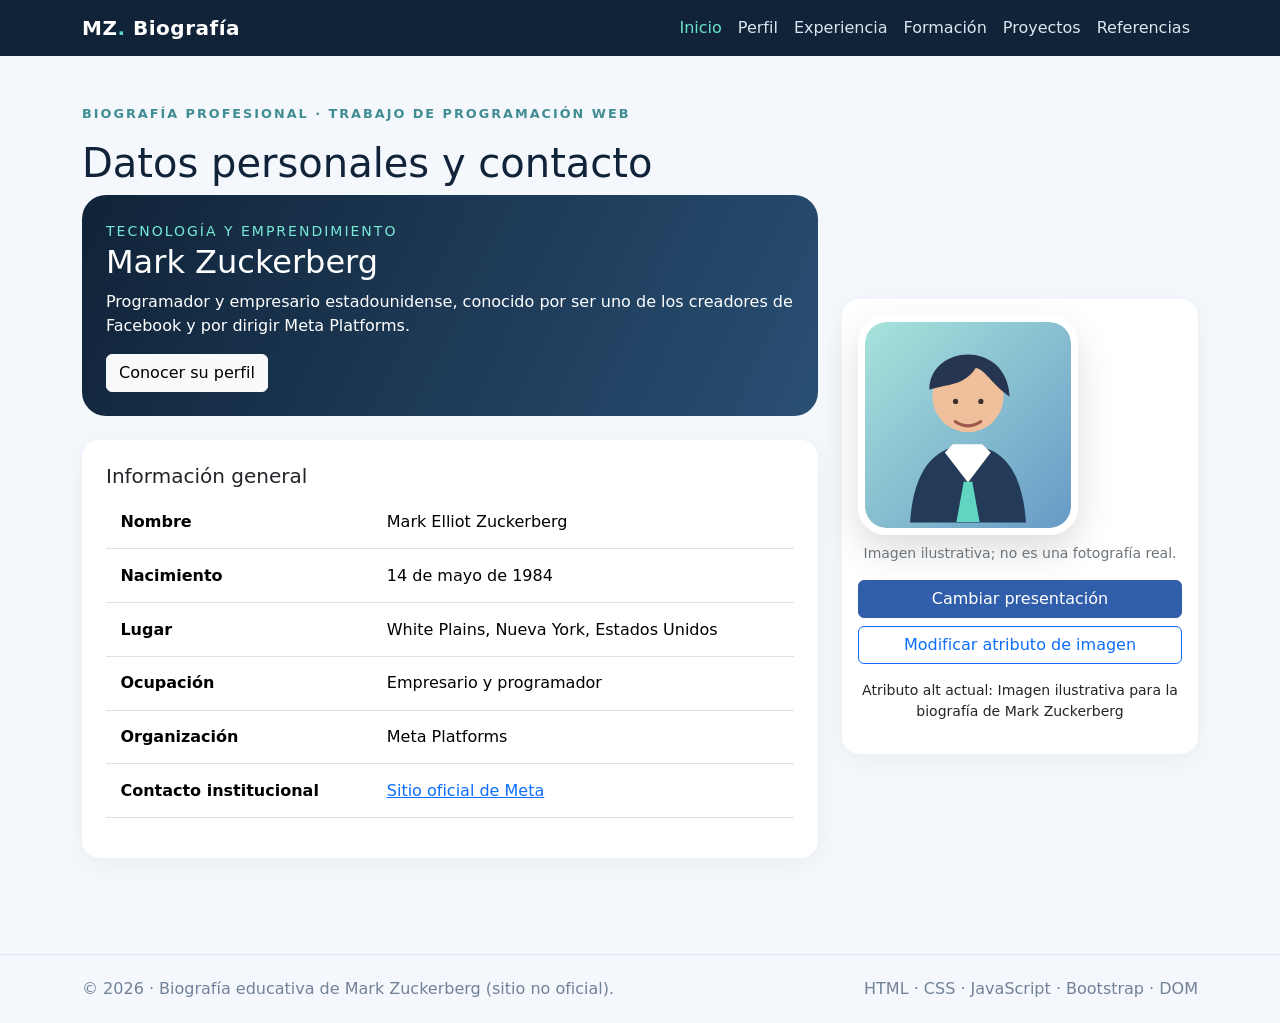
<file: index.html>
<!DOCTYPE html>
<html lang="es"><head><meta charset="utf-8"/><meta content="width=device-width,initial-scale=1" name="viewport"/><meta content="Biografía educativa de Mark Zuckerberg para estudiar JavaScript y el DOM" name="description"/><title>Index | Mark Zuckerberg</title><link href="https://cdn.jsdelivr.net/npm/bootstrap@5.3.3/dist/css/bootstrap.min.css" rel="stylesheet"/><link href="css/estilos.css" rel="stylesheet"/></head><body>
<nav class="navbar navbar-expand-lg navbar-dark"><div class="container"><a class="navbar-brand" href="index.html">MZ<span style="color:#57d8bb">.</span> Biografía</a><button aria-controls="mainNav" aria-expanded="false" aria-label="Abrir menú" class="navbar-toggler" data-bs-target="#mainNav" data-bs-toggle="collapse" type="button"><span class="navbar-toggler-icon"></span></button><div class="collapse navbar-collapse" id="mainNav"><ul class="navbar-nav ms-auto"><li class="nav-item"><a class="nav-link active" href="index.html">Inicio</a></li><li class="nav-item"><a class="nav-link" href="perfil.html">Perfil</a></li><li class="nav-item"><a class="nav-link" href="experiencia.html">Experiencia</a></li><li class="nav-item"><a class="nav-link" href="formacion.html">Formación</a></li><li class="nav-item"><a class="nav-link" href="proyectos.html">Proyectos</a></li><li class="nav-item"><a class="nav-link" href="referencias.html">Referencias</a></li></ul></div></div></nav>
<main class="container py-5"><p class="section-label">Biografía profesional · Trabajo de Programación Web</p><h1>Datos personales y contacto</h1><div class="row g-4 align-items-center"><div class="col-lg-8"><section class="hero p-4"><small>TECNOLOGÍA Y EMPRENDIMIENTO</small><h2 id="mensaje-bienvenida">Mark Zuckerberg</h2><p>Programador y empresario estadounidense, conocido por ser uno de los creadores de Facebook y por dirigir Meta Platforms.</p><a class="btn btn-light" href="perfil.html">Conocer su perfil</a></section><div class="card p-4 mt-4"><h3 class="h5">Información general</h3><table class="table"><tr><th>Nombre</th><td>Mark Elliot Zuckerberg</td></tr><tr><th>Nacimiento</th><td>14 de mayo de 1984</td></tr><tr><th>Lugar</th><td>White Plains, Nueva York, Estados Unidos</td></tr><tr><th>Ocupación</th><td>Empresario y programador</td></tr><tr><th>Organización</th><td>Meta Platforms</td></tr><tr><th>Contacto institucional</th><td><a href="https://about.meta.com/" rel="noopener" target="_blank">Sitio oficial de Meta</a></td></tr></table></div></div><div class="col-lg-4"><div class="card p-3 text-center"><img alt="Imagen ilustrativa para la biografía de Mark Zuckerberg" class="portrait" id="foto-perfil" src="assets/perfil.svg"/><p class="small text-secondary mt-2">Imagen ilustrativa; no es una fotografía real.</p><button class="btn btn-primary mb-2" id="btn-cambiar">Cambiar presentación</button><button class="btn btn-outline-primary" id="btn-foto">Modificar atributo de imagen</button><p class="small mt-3" id="atributo-resultado">Atributo alt actual: Imagen ilustrativa para la biografía de Mark Zuckerberg</p></div></div></div></main><footer class="site-footer"><div class="container d-flex flex-column flex-md-row justify-content-between gap-2"><span>© 2026 · Biografía educativa de Mark Zuckerberg (sitio no oficial).</span><span>HTML · CSS · JavaScript · Bootstrap · DOM</span></div></footer><script src="https://cdn.jsdelivr.net/npm/bootstrap@5.3.3/dist/js/bootstrap.bundle.min.js"></script><script src="js/script.js"></script></body></html>
</file>
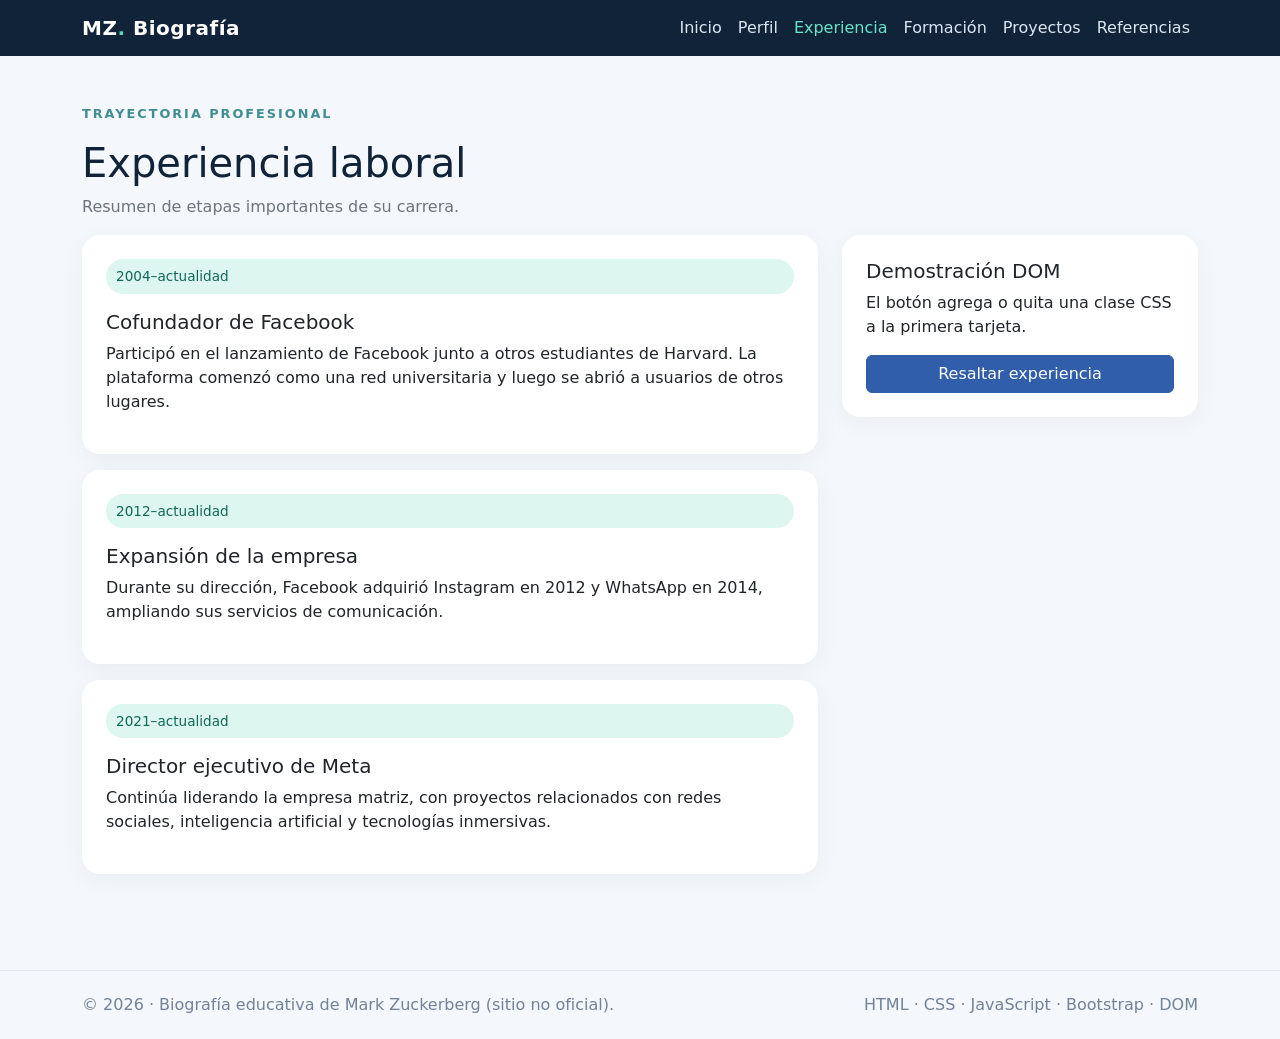
<file: experiencia.html>
<!DOCTYPE html>
<html lang="es"><head><meta charset="utf-8"/><meta content="width=device-width,initial-scale=1" name="viewport"/><meta content="Biografía educativa de Mark Zuckerberg para estudiar JavaScript y el DOM" name="description"/><title>Experiencia | Mark Zuckerberg</title><link href="https://cdn.jsdelivr.net/npm/bootstrap@5.3.3/dist/css/bootstrap.min.css" rel="stylesheet"/><link href="css/estilos.css" rel="stylesheet"/></head><body>
<nav class="navbar navbar-expand-lg navbar-dark"><div class="container"><a class="navbar-brand" href="index.html">MZ<span style="color:#57d8bb">.</span> Biografía</a><button aria-controls="mainNav" aria-expanded="false" aria-label="Abrir menú" class="navbar-toggler" data-bs-target="#mainNav" data-bs-toggle="collapse" type="button"><span class="navbar-toggler-icon"></span></button><div class="collapse navbar-collapse" id="mainNav"><ul class="navbar-nav ms-auto"><li class="nav-item"><a class="nav-link" href="index.html">Inicio</a></li><li class="nav-item"><a class="nav-link" href="perfil.html">Perfil</a></li><li class="nav-item"><a class="nav-link active" href="experiencia.html">Experiencia</a></li><li class="nav-item"><a class="nav-link" href="formacion.html">Formación</a></li><li class="nav-item"><a class="nav-link" href="proyectos.html">Proyectos</a></li><li class="nav-item"><a class="nav-link" href="referencias.html">Referencias</a></li></ul></div></div></nav>
<main class="container py-5"><p class="section-label">Trayectoria profesional</p><h1>Experiencia laboral</h1><p class="text-secondary">Resumen de etapas importantes de su carrera.</p><div class="row g-4"><div class="col-lg-8"><div class="card p-4" id="experiencia-principal"><span class="badge-soft">2004–actualidad</span><h2 class="h5 mt-3">Cofundador de Facebook</h2><p>Participó en el lanzamiento de Facebook junto a otros estudiantes de Harvard. La plataforma comenzó como una red universitaria y luego se abrió a usuarios de otros lugares.</p></div><div class="card p-4 mt-3"><span class="badge-soft">2012–actualidad</span><h2 class="h5 mt-3">Expansión de la empresa</h2><p>Durante su dirección, Facebook adquirió Instagram en 2012 y WhatsApp en 2014, ampliando sus servicios de comunicación.</p></div><div class="card p-4 mt-3"><span class="badge-soft">2021–actualidad</span><h2 class="h5 mt-3">Director ejecutivo de Meta</h2><p>Continúa liderando la empresa matriz, con proyectos relacionados con redes sociales, inteligencia artificial y tecnologías inmersivas.</p></div></div><div class="col-lg-4"><div class="card p-4"><h3 class="h5">Demostración DOM</h3><p>El botón agrega o quita una clase CSS a la primera tarjeta.</p><button class="btn btn-primary" id="btn-destacar">Resaltar experiencia</button></div></div></div></main><footer class="site-footer"><div class="container d-flex flex-column flex-md-row justify-content-between gap-2"><span>© 2026 · Biografía educativa de Mark Zuckerberg (sitio no oficial).</span><span>HTML · CSS · JavaScript · Bootstrap · DOM</span></div></footer><script src="https://cdn.jsdelivr.net/npm/bootstrap@5.3.3/dist/js/bootstrap.bundle.min.js"></script><script src="js/script.js"></script></body></html>
</file>
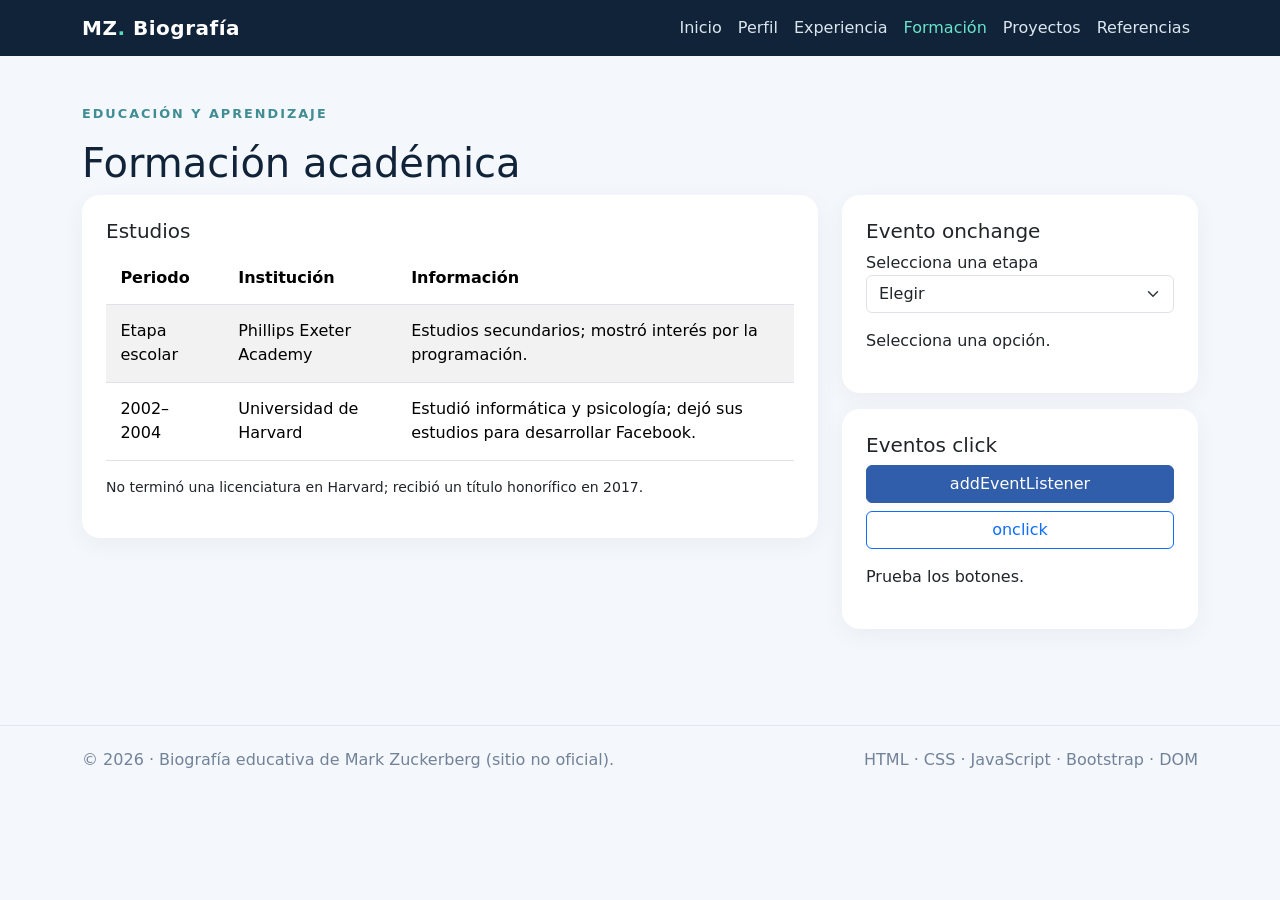
<file: formacion.html>
<!DOCTYPE html>
<html lang="es"><head><meta charset="utf-8"/><meta content="width=device-width,initial-scale=1" name="viewport"/><meta content="Biografía educativa de Mark Zuckerberg para estudiar JavaScript y el DOM" name="description"/><title>Formacion | Mark Zuckerberg</title><link href="https://cdn.jsdelivr.net/npm/bootstrap@5.3.3/dist/css/bootstrap.min.css" rel="stylesheet"/><link href="css/estilos.css" rel="stylesheet"/></head><body>
<nav class="navbar navbar-expand-lg navbar-dark"><div class="container"><a class="navbar-brand" href="index.html">MZ<span style="color:#57d8bb">.</span> Biografía</a><button aria-controls="mainNav" aria-expanded="false" aria-label="Abrir menú" class="navbar-toggler" data-bs-target="#mainNav" data-bs-toggle="collapse" type="button"><span class="navbar-toggler-icon"></span></button><div class="collapse navbar-collapse" id="mainNav"><ul class="navbar-nav ms-auto"><li class="nav-item"><a class="nav-link" href="index.html">Inicio</a></li><li class="nav-item"><a class="nav-link" href="perfil.html">Perfil</a></li><li class="nav-item"><a class="nav-link" href="experiencia.html">Experiencia</a></li><li class="nav-item"><a class="nav-link active" href="formacion.html">Formación</a></li><li class="nav-item"><a class="nav-link" href="proyectos.html">Proyectos</a></li><li class="nav-item"><a class="nav-link" href="referencias.html">Referencias</a></li></ul></div></div></nav>
<main class="container py-5"><p class="section-label">Educación y aprendizaje</p><h1>Formación académica</h1><div class="row g-4"><div class="col-lg-8"><div class="card p-4"><h2 class="h5">Estudios</h2><table class="table table-striped"><thead><tr><th>Periodo</th><th>Institución</th><th>Información</th></tr></thead><tbody><tr><td>Etapa escolar</td><td>Phillips Exeter Academy</td><td>Estudios secundarios; mostró interés por la programación.</td></tr><tr><td>2002–2004</td><td>Universidad de Harvard</td><td>Estudió informática y psicología; dejó sus estudios para desarrollar Facebook.</td></tr></tbody></table><p class="small">No terminó una licenciatura en Harvard; recibió un título honorífico en 2017.</p></div></div><div class="col-lg-4"><div class="card p-4"><h2 class="h5">Evento onchange</h2><label for="seleccion-formacion">Selecciona una etapa</label><select class="form-select" id="seleccion-formacion" onchange="mostrarFormacion(this)"><option value="">Elegir</option><option value="Phillips Exeter Academy">Colegio</option><option value="Universidad de Harvard">Universidad</option></select><p class="mt-3" id="salida-formacion">Selecciona una opción.</p></div><div class="card p-4 mt-3"><h2 class="h5">Eventos click</h2><button class="btn btn-primary mb-2" id="evento-click">addEventListener</button><button class="btn btn-outline-primary" id="evento-mouse">onclick</button><p class="mt-3" id="salida-eventos">Prueba los botones.</p></div></div></div></main><footer class="site-footer"><div class="container d-flex flex-column flex-md-row justify-content-between gap-2"><span>© 2026 · Biografía educativa de Mark Zuckerberg (sitio no oficial).</span><span>HTML · CSS · JavaScript · Bootstrap · DOM</span></div></footer><script src="https://cdn.jsdelivr.net/npm/bootstrap@5.3.3/dist/js/bootstrap.bundle.min.js"></script><script src="js/script.js"></script></body></html>
</file>
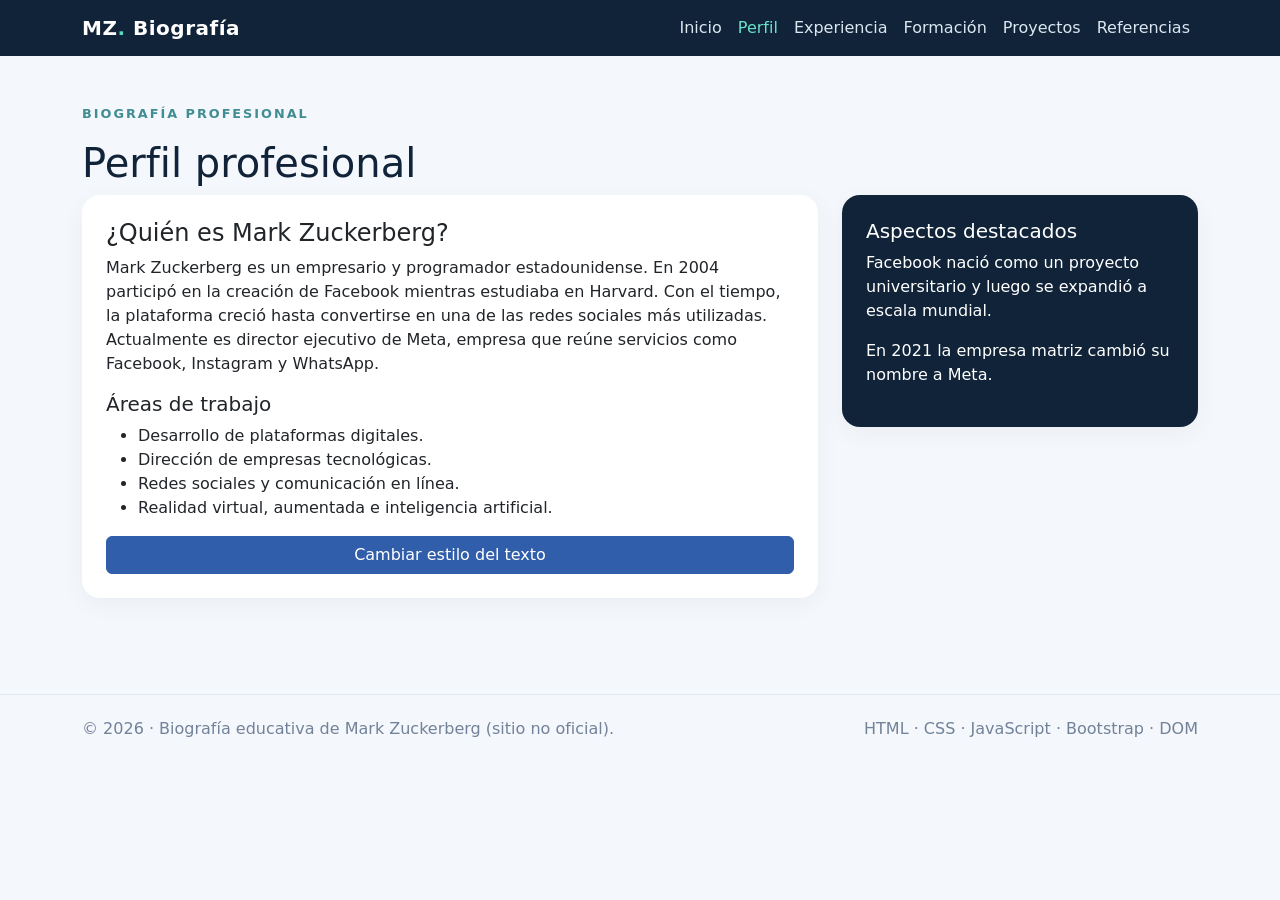
<file: perfil.html>
<!DOCTYPE html>
<html lang="es"><head><meta charset="utf-8"/><meta content="width=device-width,initial-scale=1" name="viewport"/><meta content="Biografía educativa de Mark Zuckerberg para estudiar JavaScript y el DOM" name="description"/><title>Perfil | Mark Zuckerberg</title><link href="https://cdn.jsdelivr.net/npm/bootstrap@5.3.3/dist/css/bootstrap.min.css" rel="stylesheet"/><link href="css/estilos.css" rel="stylesheet"/></head><body>
<nav class="navbar navbar-expand-lg navbar-dark"><div class="container"><a class="navbar-brand" href="index.html">MZ<span style="color:#57d8bb">.</span> Biografía</a><button aria-controls="mainNav" aria-expanded="false" aria-label="Abrir menú" class="navbar-toggler" data-bs-target="#mainNav" data-bs-toggle="collapse" type="button"><span class="navbar-toggler-icon"></span></button><div class="collapse navbar-collapse" id="mainNav"><ul class="navbar-nav ms-auto"><li class="nav-item"><a class="nav-link" href="index.html">Inicio</a></li><li class="nav-item"><a class="nav-link active" href="perfil.html">Perfil</a></li><li class="nav-item"><a class="nav-link" href="experiencia.html">Experiencia</a></li><li class="nav-item"><a class="nav-link" href="formacion.html">Formación</a></li><li class="nav-item"><a class="nav-link" href="proyectos.html">Proyectos</a></li><li class="nav-item"><a class="nav-link" href="referencias.html">Referencias</a></li></ul></div></div></nav>
<main class="container py-5"><p class="section-label">Biografía profesional</p><h1>Perfil profesional</h1><div class="row g-4"><div class="col-lg-8"><section class="card p-4"><h2 class="h4">¿Quién es Mark Zuckerberg?</h2><p id="texto-perfil">Mark Zuckerberg es un empresario y programador estadounidense. En 2004 participó en la creación de Facebook mientras estudiaba en Harvard. Con el tiempo, la plataforma creció hasta convertirse en una de las redes sociales más utilizadas. Actualmente es director ejecutivo de Meta, empresa que reúne servicios como Facebook, Instagram y WhatsApp.</p><h3 class="h5">Áreas de trabajo</h3><ul><li>Desarrollo de plataformas digitales.</li><li>Dirección de empresas tecnológicas.</li><li>Redes sociales y comunicación en línea.</li><li>Realidad virtual, aumentada e inteligencia artificial.</li></ul><button class="btn btn-primary" id="btn-estilos">Cambiar estilo del texto</button></section></div><div class="col-lg-4"><aside class="card p-4 dark-card"><h2 class="h5">Aspectos destacados</h2><p>Facebook nació como un proyecto universitario y luego se expandió a escala mundial.</p><p>En 2021 la empresa matriz cambió su nombre a Meta.</p></aside></div></div></main><footer class="site-footer"><div class="container d-flex flex-column flex-md-row justify-content-between gap-2"><span>© 2026 · Biografía educativa de Mark Zuckerberg (sitio no oficial).</span><span>HTML · CSS · JavaScript · Bootstrap · DOM</span></div></footer><script src="https://cdn.jsdelivr.net/npm/bootstrap@5.3.3/dist/js/bootstrap.bundle.min.js"></script><script src="js/script.js"></script></body></html>
</file>
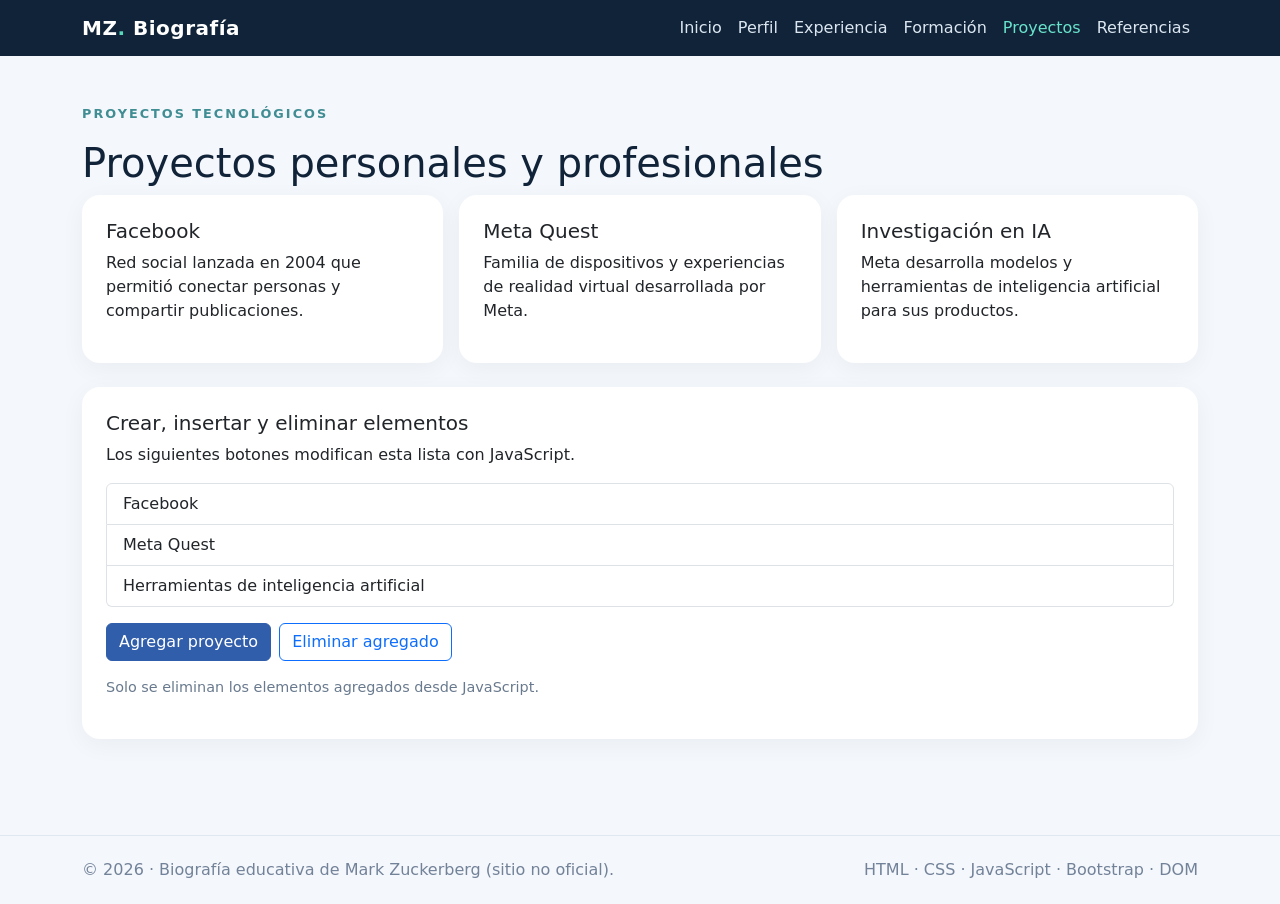
<file: proyectos.html>
<!DOCTYPE html>
<html lang="es"><head><meta charset="utf-8"/><meta content="width=device-width,initial-scale=1" name="viewport"/><meta content="Biografía educativa de Mark Zuckerberg para estudiar JavaScript y el DOM" name="description"/><title>Proyectos | Mark Zuckerberg</title><link href="https://cdn.jsdelivr.net/npm/bootstrap@5.3.3/dist/css/bootstrap.min.css" rel="stylesheet"/><link href="css/estilos.css" rel="stylesheet"/></head><body>
<nav class="navbar navbar-expand-lg navbar-dark"><div class="container"><a class="navbar-brand" href="index.html">MZ<span style="color:#57d8bb">.</span> Biografía</a><button aria-controls="mainNav" aria-expanded="false" aria-label="Abrir menú" class="navbar-toggler" data-bs-target="#mainNav" data-bs-toggle="collapse" type="button"><span class="navbar-toggler-icon"></span></button><div class="collapse navbar-collapse" id="mainNav"><ul class="navbar-nav ms-auto"><li class="nav-item"><a class="nav-link" href="index.html">Inicio</a></li><li class="nav-item"><a class="nav-link" href="perfil.html">Perfil</a></li><li class="nav-item"><a class="nav-link" href="experiencia.html">Experiencia</a></li><li class="nav-item"><a class="nav-link" href="formacion.html">Formación</a></li><li class="nav-item"><a class="nav-link active" href="proyectos.html">Proyectos</a></li><li class="nav-item"><a class="nav-link" href="referencias.html">Referencias</a></li></ul></div></div></nav>
<main class="container py-5"><p class="section-label">Proyectos tecnológicos</p><h1>Proyectos personales y profesionales</h1><div class="row g-3"><div class="col-md-4"><article class="card p-4 h-100"><h2 class="h5">Facebook</h2><p>Red social lanzada en 2004 que permitió conectar personas y compartir publicaciones.</p></article></div><div class="col-md-4"><article class="card p-4 h-100"><h2 class="h5">Meta Quest</h2><p>Familia de dispositivos y experiencias de realidad virtual desarrollada por Meta.</p></article></div><div class="col-md-4"><article class="card p-4 h-100"><h2 class="h5">Investigación en IA</h2><p>Meta desarrolla modelos y herramientas de inteligencia artificial para sus productos.</p></article></div></div><div class="card p-4 mt-4"><h2 class="h5">Crear, insertar y eliminar elementos</h2><p>Los siguientes botones modifican esta lista con JavaScript.</p><ul class="list-group" id="lista-proyectos"><li class="list-group-item">Facebook</li><li class="list-group-item">Meta Quest</li><li class="list-group-item">Herramientas de inteligencia artificial</li></ul><div class="d-flex gap-2 mt-3"><button class="btn btn-primary" id="btn-agregar">Agregar proyecto</button><button class="btn btn-outline-primary" id="btn-quitar">Eliminar agregado</button></div><p class="note mt-3" id="salida-proyectos">Solo se eliminan los elementos agregados desde JavaScript.</p></div></main><footer class="site-footer"><div class="container d-flex flex-column flex-md-row justify-content-between gap-2"><span>© 2026 · Biografía educativa de Mark Zuckerberg (sitio no oficial).</span><span>HTML · CSS · JavaScript · Bootstrap · DOM</span></div></footer><script src="https://cdn.jsdelivr.net/npm/bootstrap@5.3.3/dist/js/bootstrap.bundle.min.js"></script><script src="js/script.js"></script></body></html>
</file>
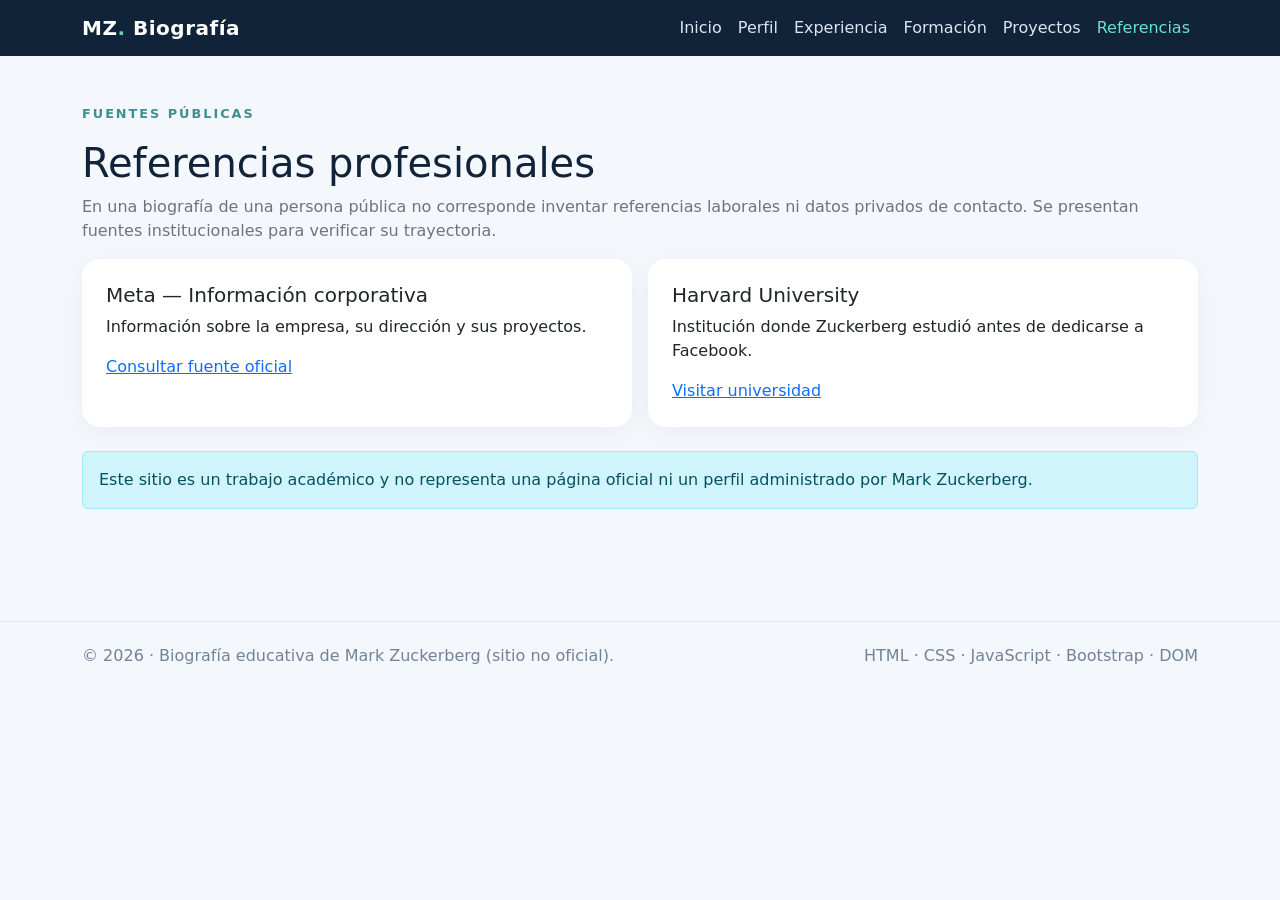
<file: referencias.html>
<!DOCTYPE html>
<html lang="es"><head><meta charset="utf-8"/><meta content="width=device-width,initial-scale=1" name="viewport"/><meta content="Biografía educativa de Mark Zuckerberg para estudiar JavaScript y el DOM" name="description"/><title>Referencias | Mark Zuckerberg</title><link href="https://cdn.jsdelivr.net/npm/bootstrap@5.3.3/dist/css/bootstrap.min.css" rel="stylesheet"/><link href="css/estilos.css" rel="stylesheet"/></head><body>
<nav class="navbar navbar-expand-lg navbar-dark"><div class="container"><a class="navbar-brand" href="index.html">MZ<span style="color:#57d8bb">.</span> Biografía</a><button aria-controls="mainNav" aria-expanded="false" aria-label="Abrir menú" class="navbar-toggler" data-bs-target="#mainNav" data-bs-toggle="collapse" type="button"><span class="navbar-toggler-icon"></span></button><div class="collapse navbar-collapse" id="mainNav"><ul class="navbar-nav ms-auto"><li class="nav-item"><a class="nav-link" href="index.html">Inicio</a></li><li class="nav-item"><a class="nav-link" href="perfil.html">Perfil</a></li><li class="nav-item"><a class="nav-link" href="experiencia.html">Experiencia</a></li><li class="nav-item"><a class="nav-link" href="formacion.html">Formación</a></li><li class="nav-item"><a class="nav-link" href="proyectos.html">Proyectos</a></li><li class="nav-item"><a class="nav-link active" href="referencias.html">Referencias</a></li></ul></div></div></nav>
<main class="container py-5"><p class="section-label">Fuentes públicas</p><h1>Referencias profesionales</h1><p class="text-secondary">En una biografía de una persona pública no corresponde inventar referencias laborales ni datos privados de contacto. Se presentan fuentes institucionales para verificar su trayectoria.</p><div class="row g-3"><div class="col-md-6"><div class="card p-4 h-100"><h2 class="h5">Meta — Información corporativa</h2><p>Información sobre la empresa, su dirección y sus proyectos.</p><a href="https://about.meta.com/" rel="noopener" target="_blank">Consultar fuente oficial</a></div></div><div class="col-md-6"><div class="card p-4 h-100"><h2 class="h5">Harvard University</h2><p>Institución donde Zuckerberg estudió antes de dedicarse a Facebook.</p><a href="https://www.harvard.edu/" rel="noopener" target="_blank">Visitar universidad</a></div></div></div><div class="alert alert-info mt-4">Este sitio es un trabajo académico y no representa una página oficial ni un perfil administrado por Mark Zuckerberg.</div></main><footer class="site-footer"><div class="container d-flex flex-column flex-md-row justify-content-between gap-2"><span>© 2026 · Biografía educativa de Mark Zuckerberg (sitio no oficial).</span><span>HTML · CSS · JavaScript · Bootstrap · DOM</span></div></footer><script src="https://cdn.jsdelivr.net/npm/bootstrap@5.3.3/dist/js/bootstrap.bundle.min.js"></script><script src="js/script.js"></script></body></html>
</file>
<file: css/estilos.css>
/* Hoja de estilos compartida por todas las páginas */
:root{--navy:#102338;--mint:#57d8bb;--blue:#486cba;--muted:#607185;--bg:#f4f7fb}
body{background:var(--bg);color:var(--navy);font-family:system-ui,-apple-system,"Segoe UI",sans-serif}
.navbar{background:#102338!important}.navbar-brand{font-weight:800;letter-spacing:.5px}.navbar .nav-link{color:#dce6f1!important}.navbar .nav-link.active,.navbar .nav-link:hover{color:#69e3cc!important}
.hero{background:linear-gradient(115deg,#102338,#294f73);color:#fff;border-radius:24px;padding:2.5rem}
.hero small{letter-spacing:2px;color:#77ead4}.portrait{width:220px;max-width:100%;border:7px solid #fff;border-radius:28px;box-shadow:0 16px 36px #0002}
.section-label{font-size:.8rem;color:#408d93;letter-spacing:2px;font-weight:800;text-transform:uppercase}.card{border:0;border-radius:18px;box-shadow:0 6px 24px #1229400c}.card:hover{box-shadow:0 9px 28px #12294016}
.btn-primary{background:#315eaa;border-color:#315eaa}.btn-primary:hover{background:#24477f;border-color:#24477f}.btn-success{background:#16856b;border-color:#16856b}.badge-soft{background:#ddf6f0;color:#106957;padding:7px 10px;border-radius:20px;font-size:.85rem}
.site-footer{color:#728299;border-top:1px solid #e0e7f0;padding:22px 0;margin-top:3rem}.timeline{border-left:3px solid #61cdbb;padding-left:1.5rem}.timeline-item{position:relative;margin-bottom:1.7rem}.timeline-item:before{content:"";position:absolute;left:-2.05rem;top:5px;width:14px;height:14px;border-radius:50%;background:#315eaa;border:3px solid white}
.dark-card{background:#102338;color:white}.project-tag{font-size:.75rem;color:#16856b;font-weight:750;text-transform:uppercase}.demo-box{border:1px dashed #9db5c9;background:#f7fbfe;padding:1.5rem;border-radius:14px}.note{font-size:.9rem;color:#697a8e}.table>:not(caption)>*>*{padding:.9rem}.feature-list li{margin:.6rem 0}.highlighted{border:3px solid #57d8bb!important;background:#e5fbf5!important;transform:translateY(-2px)}.extra-item{animation:appear .3s ease}@keyframes appear{from{opacity:0;transform:translateY(8px)}to{opacity:1;transform:translateY(0)}}
@media(max-width:767px){.hero{padding:1.5rem}.portrait{width:170px}}
</file>
